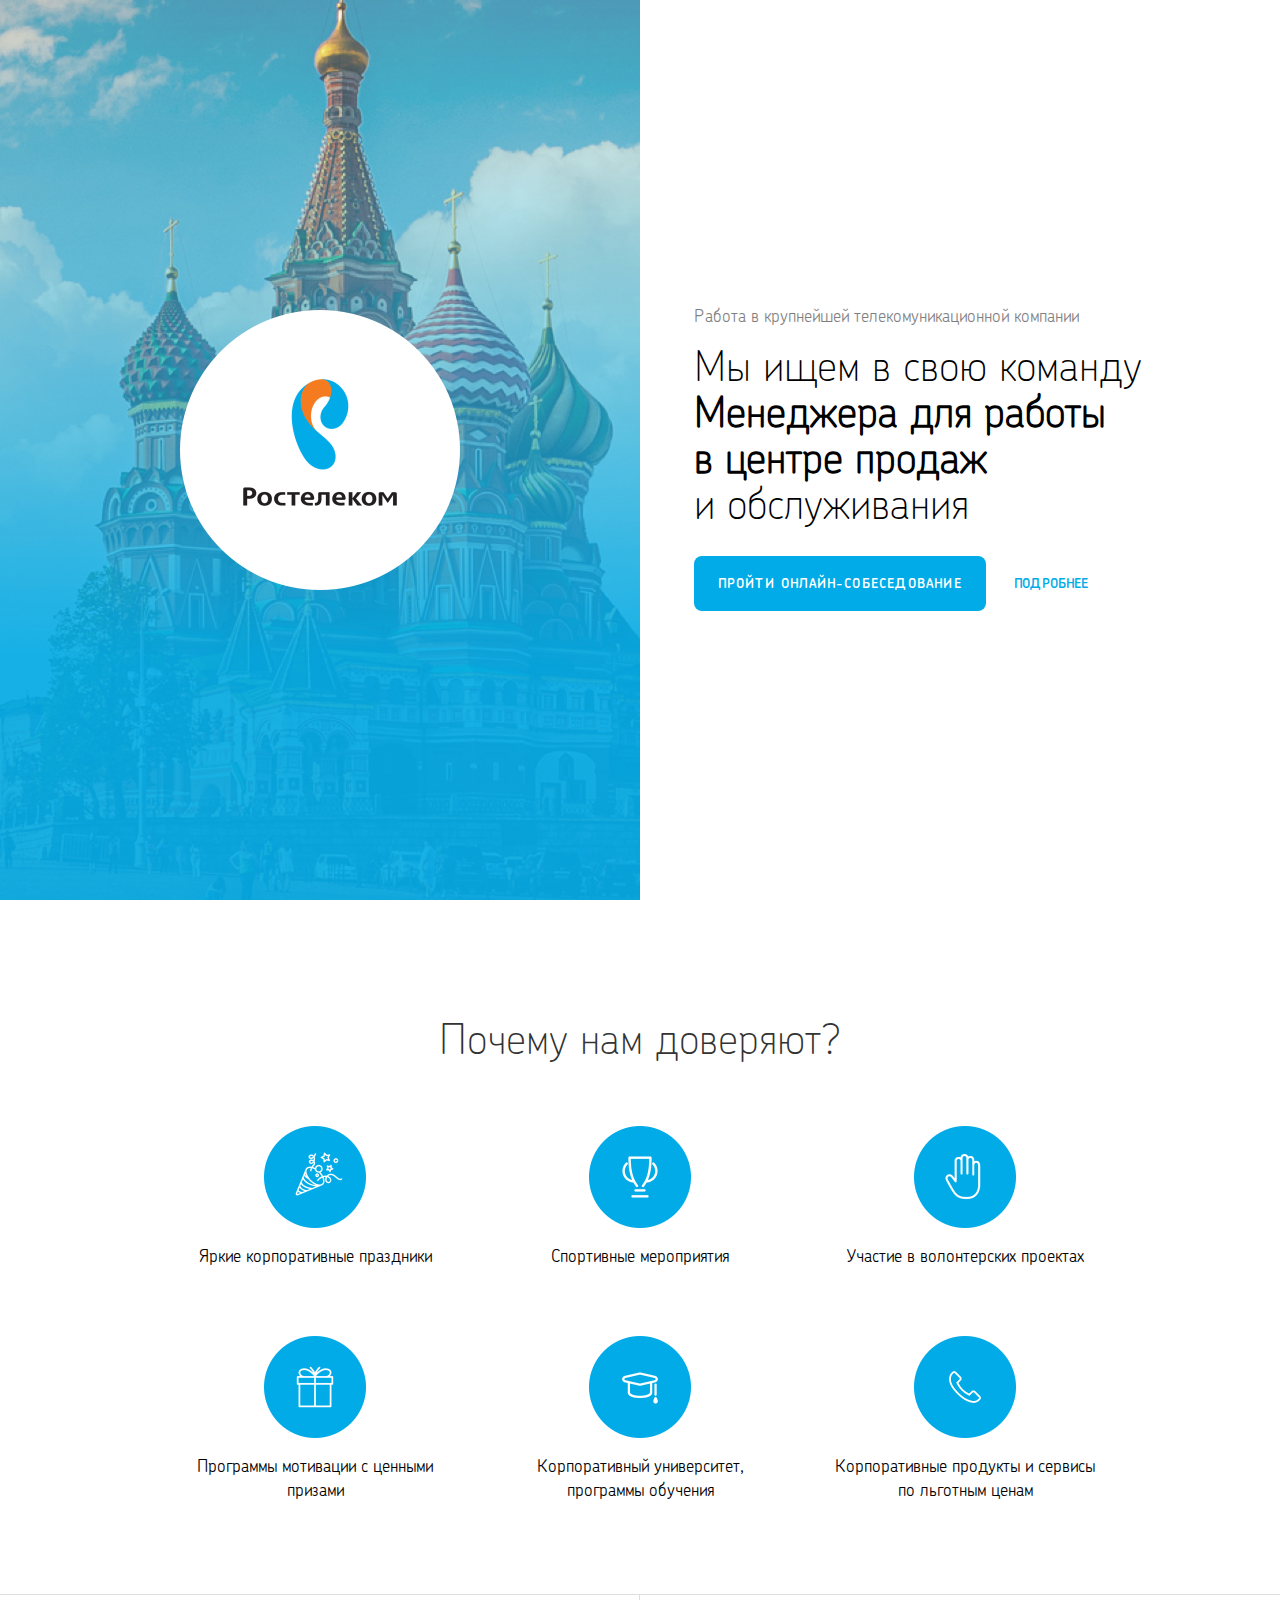
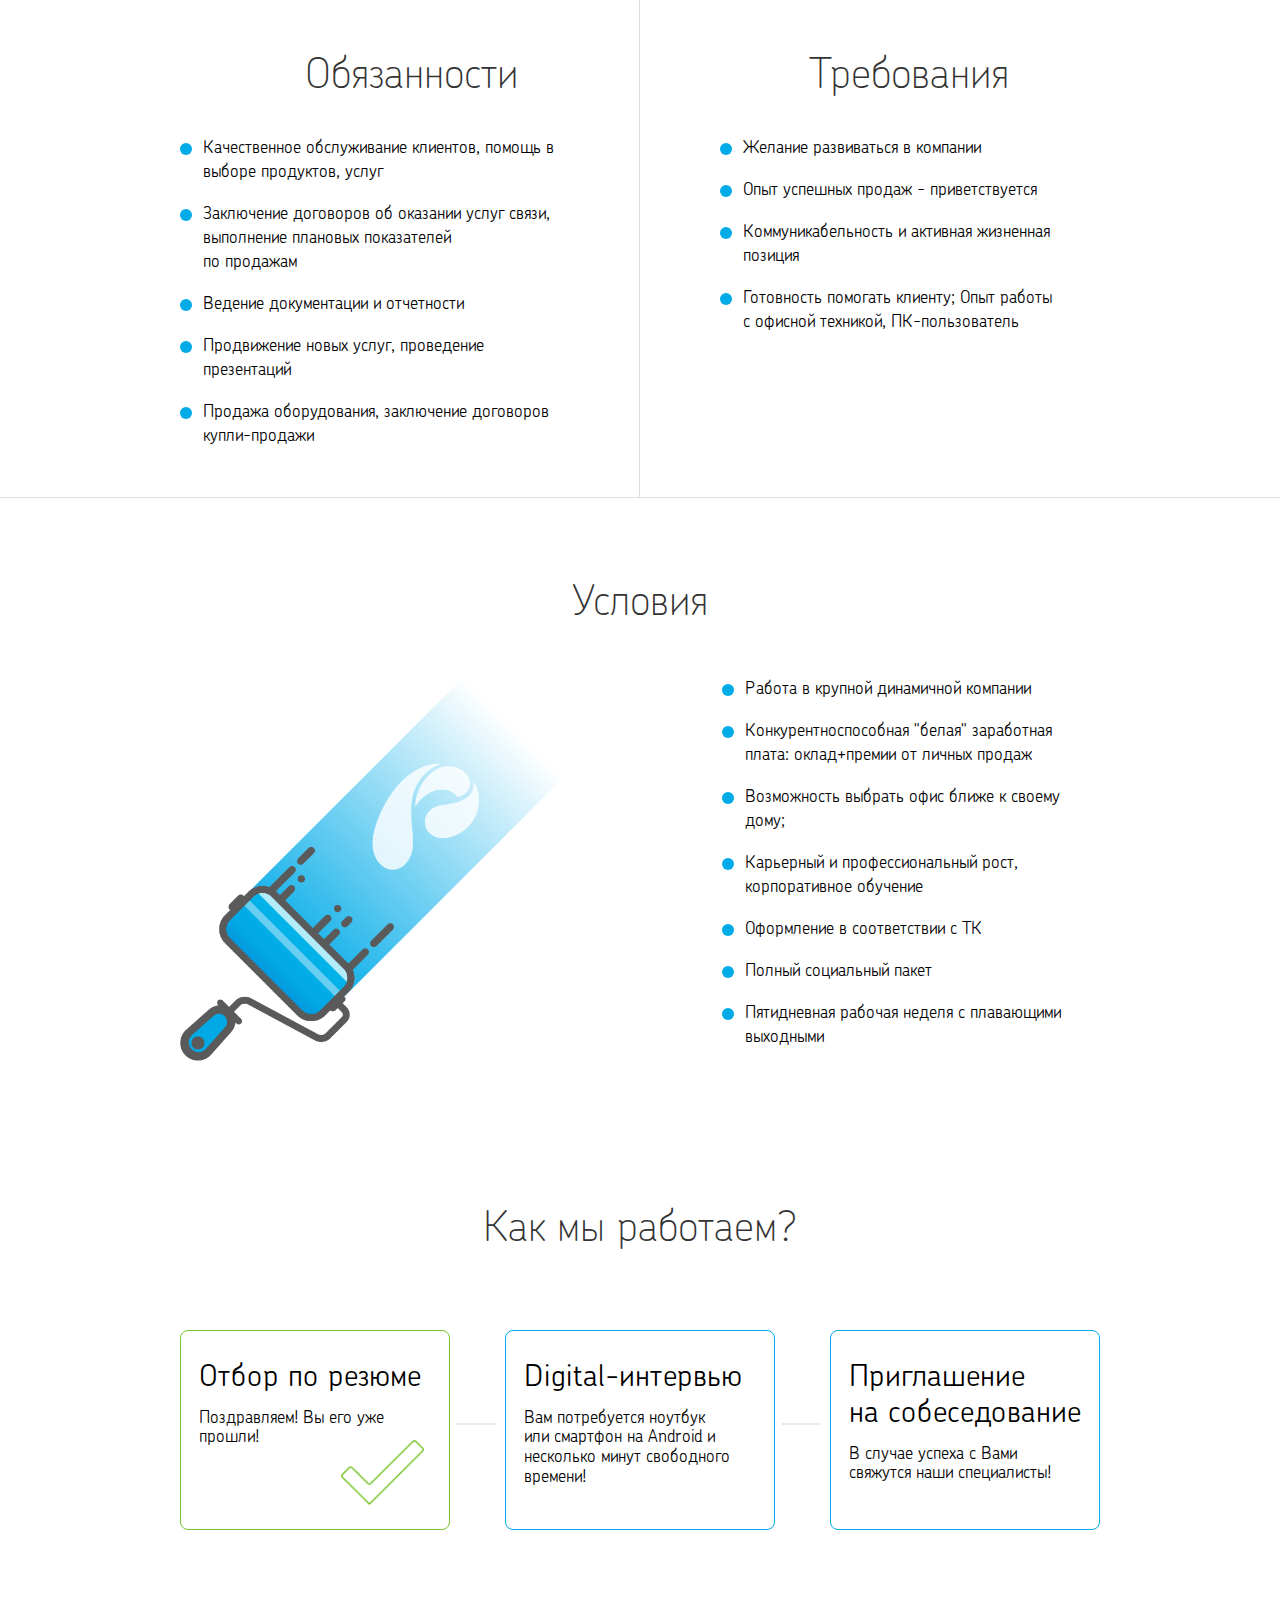
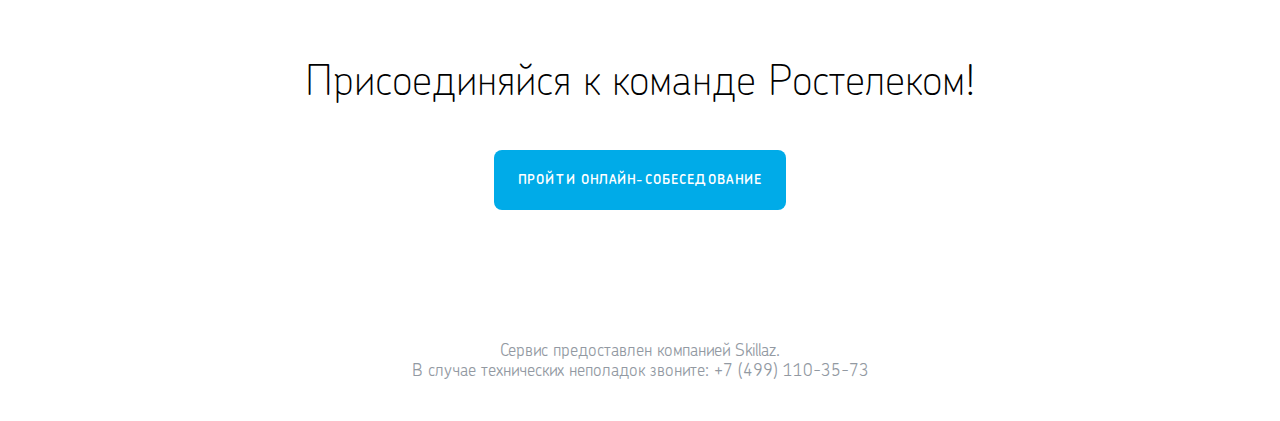
<file: index.html>
<!DOCTYPE html>
<html lang="ru">
<head>
  <meta charset="UTF-8">
  <meta http-equiv="Content-Type" content="text/html; charset=utf-8">
  <meta name="viewport" content="width=device-width">
  <meta name="viewport" content="width=device-width, initial-scale=1, maximum-scale=1, user-scalable=no">
  <title>Job vacancy</title>
  <link rel="stylesheet" href="css/normalize.css">
  <link rel="stylesheet" href="css/style.css">
  <script src="https://code.jquery.com/jquery-3.2.1.min.js" integrity="sha256-hwg4gsxgFZhOsEEamdOYGBf13FyQuiTwlAQgxVSNgt4=" crossorigin="anonymous"></script>
</head>
<body>
  <header class="page-header">
   <div class="page-header__bg">
     <div class="page-header__logo">
     </div>
       <div class="page-header__text-phone">
         <div class="page-header__text-min">
           Работа в крупнейшей телекомуникационной компании
         </div>
         <div class="page-header__text-title">
           Мы ищем в свою команду
           <span class="page-header__text-title-bold">Менеджера для работы<br> в центре продаж </span><br>и
           обслуживания
         </div>
         <div class="page-header__text-management">
           <a class="btn page-header__text-management-btn" href="#">ПРОЙТИ ОНЛАЙН-СОБЕСЕДОВАНИЕ</a>
           <a class="page-header__text-management-detail" href="#">ПОДРОБНЕЕ</a>
         </div>
     </div>
   </div>
  <div class="page-header__text">
    <div class="page-header__text-min">
      Работа в крупнейшей телекомуникационной компании
    </div>
    <div class="page-header__text-title">
      Мы ищем в свою команду
      <span class="page-header__text-title-bold">Менеджера для работы<br> в центре продаж </span><br>и
      обслуживания
    </div>
    <div class="page-header__text-management">
      <a class="btn page-header__text-management-btn" href="#">ПРОЙТИ ОНЛАЙН-СОБЕСЕДОВАНИЕ</a>
      <a class="page-header__text-management-detail" href="#">ПОДРОБНЕЕ</a>
    </div>
  </div>
  </header>
  <main class="main">
    <div class="features container">
      <div class="features__title">
        Почему нам доверяют?
      </div>
      <div class="features__items">
        <div class="features__item">
          <div class="item-icon item-icon--1">
          </div>
          <div class="item-text">
          Яркие корпоративные праздники
          </div>
        </div>
        <div class="features__item">
          <div class="item-icon item-icon--2">
          </div>
          <div class="item-text">
          Спортивные мероприятия
          </div>
        </div>
        <div class="features__item">
          <div class="item-icon item-icon--3">
          </div>
          <div class="item-text">
          Участие в волонтерских проектах
          </div>
        </div>
        <div class="features__item">
          <div class="item-icon item-icon--4">
          </div>
          <div class="item-text">
          Программы мотивации с ценными призами
          </div>
        </div>
        <div class="features__item">
          <div class="item-icon item-icon--5">
            </div>
            <div class="item-text">
            Корпоративный университет, программы обучения
          </div>
          </div>
        <div class="features__item">
          <div class="item-icon item-icon--6">
          </div>
          <div class="item-text">
          Корпоративные продукты и сервисы по льготным ценам
          </div>
        </div>
      </div>
    </div>
      <div class="responsibility-requirement">
       <div class="responsibility-requirement-container container">
        <div class="responsibility">
          <div class="responsibility__title">
            Обязанности
          </div>
          <ul class="responsibility__list">
            <li class="responsibility__item"><span></span>
            Качественное обслуживание клиентов, помощь в выборе продуктов, услуг
            </li>
            <li class="responsibility__item"><span></span>
            Заключение договоров об оказании услуг связи, выполнение плановых показателей<br> по продажам
            </li>
            <li class="responsibility__item"><span></span>
            Ведение документации и отчетности
            </li>
            <li class="responsibility__item"><span></span>
            Продвижение новых услуг, проведение презентаций
            </li>
            <li class="responsibility__item"><span></span>
            Продажа оборудования, заключение договоров купли-продажи
            </li>
          </ul>
        </div>
        <div class="requirement">
         <div class="requirement__title">
          Требования
         </div>
          <ul class="requirement__list">
            <li class="requirement__item"><span></span>
            Желание развиваться в компании
            </li>
            <li class="requirement__item"><span></span>
            Опыт успешных продаж - приветствуется
            </li>
            <li class="requirement__item"><span></span>
            Коммуникабельность и активная жизненная позиция
            </li>
            <li class="requirement__item"><span></span>
            Готовность помогать клиенту; Опыт работы<br> с офисной техникой, ПК-пользователь
            </li>
          </ul>
        </div>
       </div>
      </div>
      <div class="condition">
       <div class="condition__container container">
        <div class="condition__title">
          Условия
        </div>
        <div class="condition__icon"></div>
         <ul class="condition__list">
           <li class="condition__item"><span></span>
           Работа в крупной динамичной компании
           </li>
           <li class="condition__item"><span></span>
           Конкурентноспособная "белая" заработная плата: оклад+премии от личных продаж
           </li>
           <li class="condition__item"><span></span>
           Возможность выбрать офис ближе к своему дому;
           </li>
           <li class="condition__item"><span></span>
           Карьерный и профессиональный рост, корпоративное обучение
           </li>
           <li class="condition__item"><span></span>
           Оформление в соответствии с ТК
           </li>
           <li class="condition__item"><span></span>
           Полный социальный пакет
           </li>
           <li class="condition__item"><span></span>
           Пятидневная рабочая неделя с плавающими выходными
           </li>
         </ul>
        </div>
      </div>
      <div class="how-work container">
        <div class="how-work__title">
          Как мы работаем?
        </div>
        <div class="how-work__items">
          <div class="how-work__item how-work__item--ok">
            <div class="how-work__item-title">
              Отбор по резюме
            </div>
            <div class="how-work__item-text">
              Поздравляем! Вы его уже прошли!
            </div>
          </div>
          <div class="how-work__item">
            <div class="how-work__item-title">
              Digital-интервью
            </div>
            <div class="how-work__item-text">
              Вам потребуется ноутбук<br> или смартфон на Android и несколько минут свободного времени!
            </div>
          </div>
          <div class="how-work__item">
            <div class="how-work__item-title">
              Приглашение<br> на собеседование
            </div>
            <div class="how-work__item-text">
              В случае успеха с Вами свяжутся наши специалисты!
            </div>
          </div>
        </div>
      </div>
      <div class="join container">
        <div class="join__title">
          Присоединяйся к команде Ростелеком!
        </div>
        <a class="btn join__btn" href="">
          ПРОЙТИ ОНЛАЙН-СОБЕСЕДОВАНИЕ
        </a>
      </div>
  </main>
  <footer class="info container">
  <div class="info__text">
    Сервис предоставлен компанией Skillaz.<br>
    В случае технических неполадок звоните:<br class="info-br"> +7 (499) 110-35-73
  </div>
  </footer>
  <div class="top-line">
    <div class="top-line__container">
      <div class="top-line__logo"></div>
      <div class="top-line__text">
        Менеджер для работы в центре продаж
      </div>
      <a href="#" class="btn top-line__btn">
        ПРОЙТИ ОНЛАЙН-СОБЕСЕДОВАНИЕ
      </a>
    </div>
  </div>
  <script>
    $(document).ready(function () {
      $(window).on("scroll", function () {
        var fromTop = $("body").scrollTop()
        $('.top-line').toggleClass("sticky", (fromTop > $('.page-header').height()))
      })
    })
  </script>
</body>
</html>
</file>
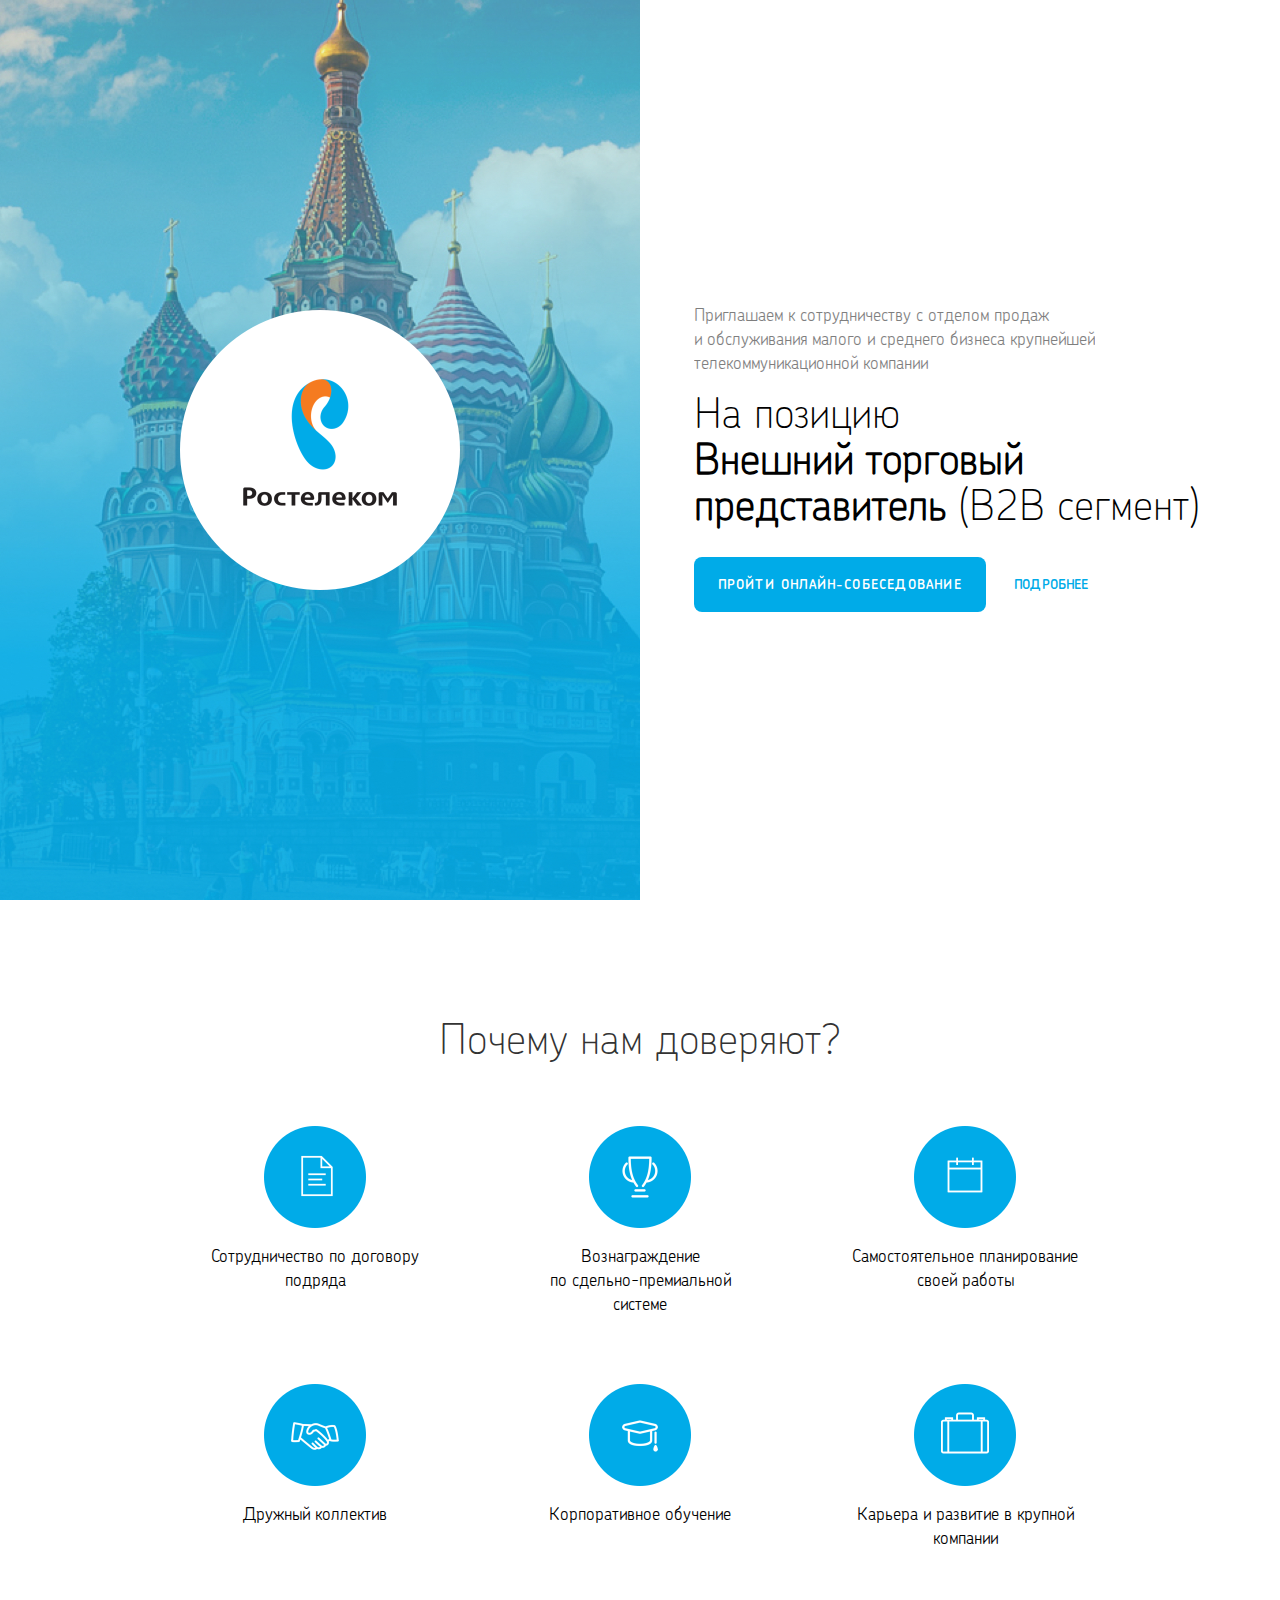
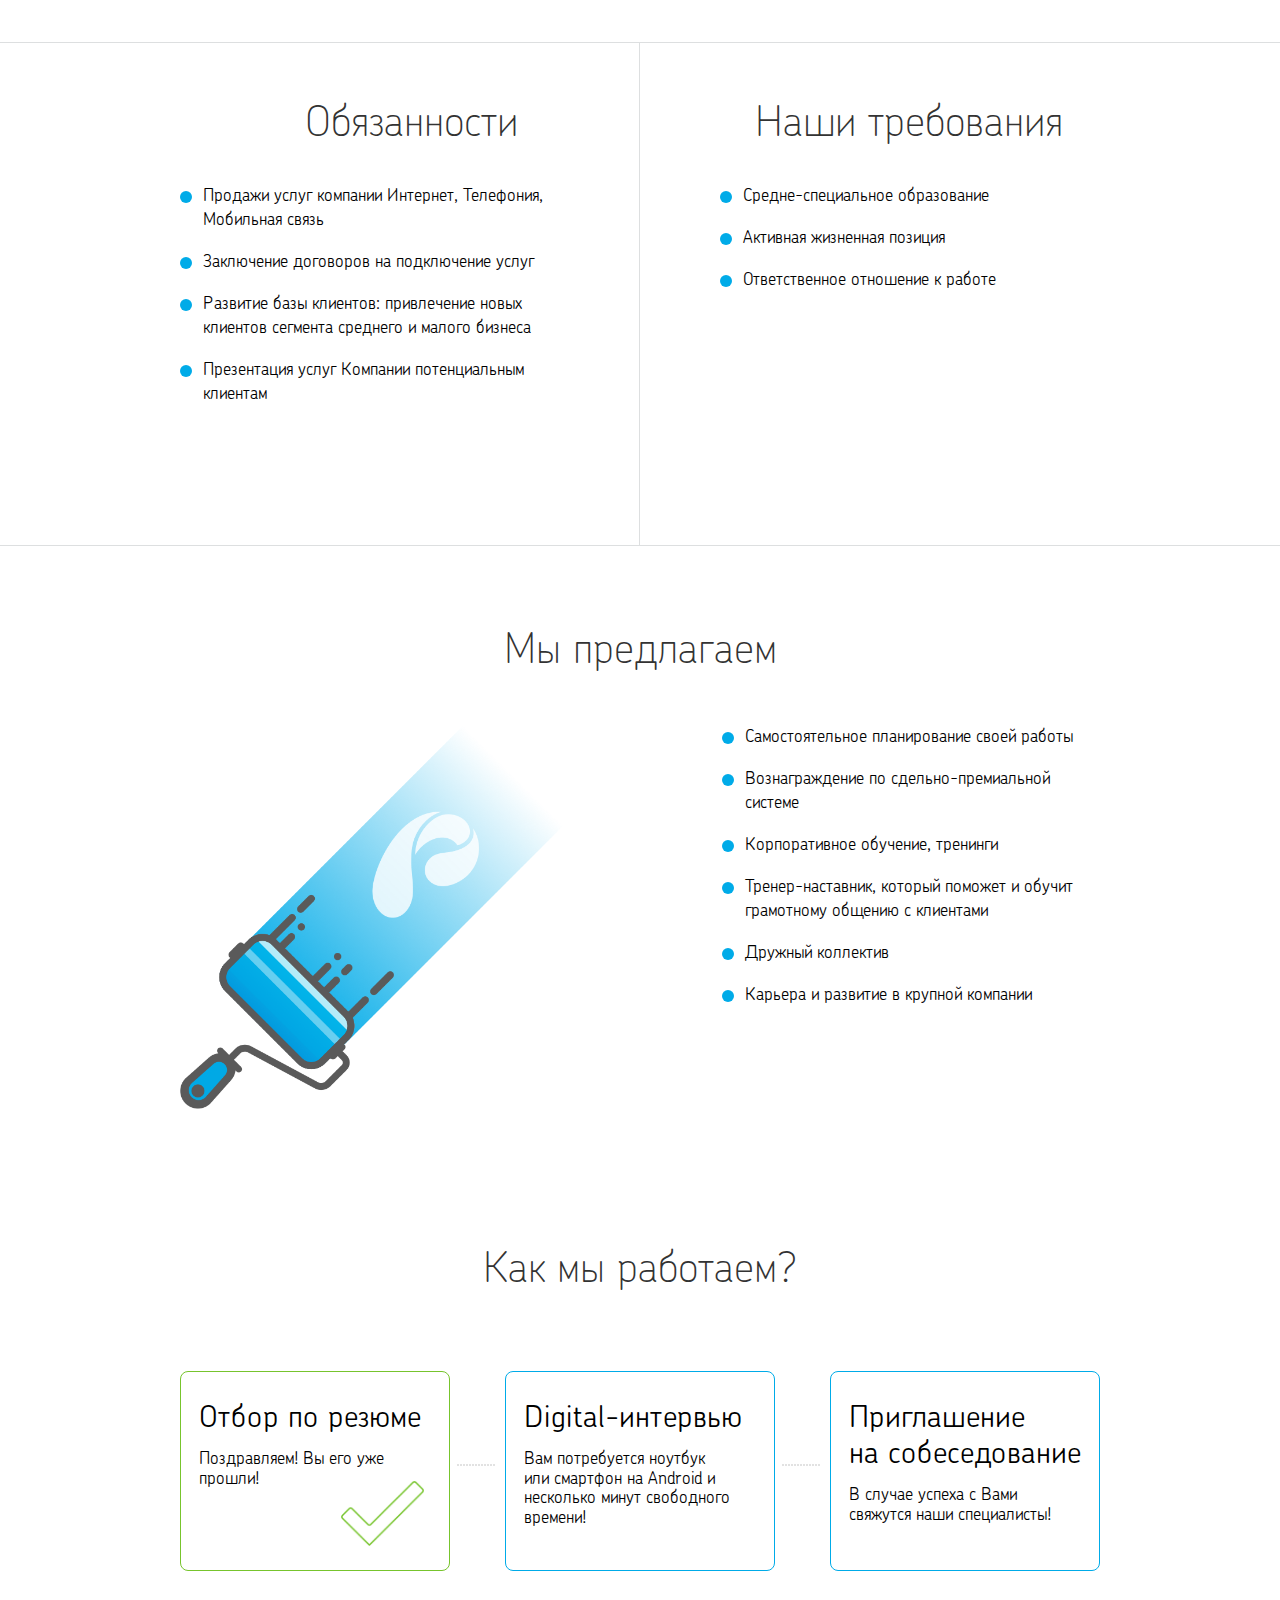
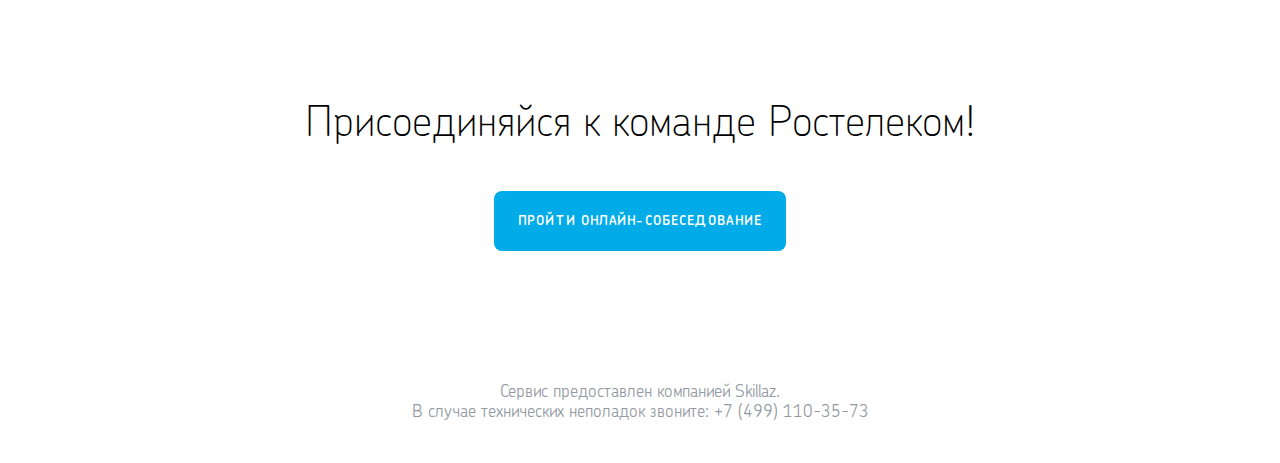
<file: index-2.html>
<!DOCTYPE html>
<html lang="ru">
<head>
  <meta charset="UTF-8">
  <meta http-equiv="Content-Type" content="text/html; charset=utf-8">
  <meta name="viewport" content="width=device-width">
  <meta name="viewport" content="width=device-width, initial-scale=1, maximum-scale=1, user-scalable=no">
  <title>Job vacancy</title>
  <link rel="stylesheet" href="css/normalize.css">
  <link rel="stylesheet" href="css/style.css">
  <script src="https://code.jquery.com/jquery-3.2.1.min.js" integrity="sha256-hwg4gsxgFZhOsEEamdOYGBf13FyQuiTwlAQgxVSNgt4=" crossorigin="anonymous"></script>
</head>
<body>
  <header class="page-header">
   <div class="page-header__bg">
     <div class="page-header__logo">
     </div>
       <div class="page-header__text-phone">
         <div class="page-header__text-min">
           Приглашаем к сотрудничеству с отделом продаж и обслуживания малого и среднего бизнеса крупнейшей телекоммуникационной компании
         </div>
         <div class="page-header__text-title">
           На позицию<br>
           <span class="page-header__text-title-bold">Внешний торговый<br> представитель </span>
           (В2В сегмент)
         </div>
         <div class="page-header__text-management">
           <a class="btn page-header__text-management-btn" href="#">ПРОЙТИ ОНЛАЙН-СОБЕСЕДОВАНИЕ</a>
           <a class="page-header__text-management-detail" href="#">ПОДРОБНЕЕ</a>
         </div>
     </div>
   </div>
  <div class="page-header__text">
   <div class="page-header__text-min">
           Приглашаем к сотрудничеству с отделом продаж<br> и обслуживания малого и среднего бизнеса крупнейшей телекоммуникационной компании
         </div>
         <div class="page-header__text-title">
           На позицию<br>
           <span class="page-header__text-title-bold">Внешний торговый представитель </span>
           (В2В сегмент)
         </div>
    <div class="page-header__text-management">
      <a class="btn page-header__text-management-btn" href="#">ПРОЙТИ ОНЛАЙН-СОБЕСЕДОВАНИЕ</a>
      <a class="page-header__text-management-detail" href="#">ПОДРОБНЕЕ</a>
    </div>
  </div>
  </header>
  <main class="main">
    <div class="features container">
      <div class="features__title">
        Почему нам доверяют?
      </div>
      <div class="features__items">
        <div class="features__item">
          <div class="item-icon item-icon--7">
          </div>
          <div class="item-text">
            Сотрудничество по договору подряда
          </div>
        </div>
        <div class="features__item">
          <div class="item-icon item-icon--8">
          </div>
          <div class="item-text">
            Вознаграждение<br> по сдельно-премиальной<br> системе
          </div>
        </div>
        <div class="features__item">
          <div class="item-icon item-icon--9">
          </div>
          <div class="item-text">
            Самостоятельное планирование своей работы
          </div>
        </div>
        <div class="features__item">
          <div class="item-icon item-icon--10">
          </div>
          <div class="item-text">
            Дружный коллектив
          </div>
        </div>
        <div class="features__item">
          <div class="item-icon item-icon--11">
            </div>
            <div class="item-text">
              Корпоративное обучение
          </div>
          </div>
        <div class="features__item">
          <div class="item-icon item-icon--12">
          </div>
          <div class="item-text">
            Карьера и развитие в крупной компании
          </div>
        </div>
      </div>
    </div>
      <div class="responsibility-requirement">
       <div class="responsibility-requirement-container container">
        <div class="responsibility">
          <div class="responsibility__title">
            Обязанности
          </div>
          <ul class="responsibility__list">
            <li class="responsibility__item"><span></span>
            Продажи услуг компании Интернет, Телефония, Мобильная связь
            </li>
            <li class="responsibility__item"><span></span>
            Заключение договоров на подключение услуг
            </li>
            <li class="responsibility__item"><span></span>
            Развитие базы клиентов: привлечение новых клиентов сегмента среднего и малого бизнеса
            </li>
            <li class="responsibility__item"><span></span>
            Презентация услуг Компании потенциальным клиентам
            </li>
          </ul>
        </div>
        <div class="requirement">
         <div class="requirement__title">
          Наши требования
         </div>
          <ul class="requirement__list">
            <li class="requirement__item"><span></span>
            Средне-специальное образование
            </li>
            <li class="requirement__item"><span></span>
            Активная жизненная позиция
            </li>
            <li class="requirement__item"><span></span>
            Ответственное отношение к работе
            </li>
          </ul>
        </div>
       </div>
      </div>
      <div class="condition">
        <div class="condition__container container">
          <div class="condition__title">
            Мы предлагаем
          </div>
          <div class="condition__icon"></div>
          <ul class="condition__list">
            <li class="condition__item"><span></span>
            Самостоятельное планирование своей работы
            </li>
            <li class="condition__item"><span></span>
            Вознаграждение по сдельно-премиальной системе
            </li>
            <li class="condition__item"><span></span>
            Корпоративное обучение, тренинги
            </li>
            <li class="condition__item"><span></span>
            Тренер-наставник, который поможет и обучит грамотному общению с клиентами
            </li>
            <li class="condition__item"><span></span>
            Дружный коллектив
            </li>
            <li class="condition__item"><span></span>
            Карьера и развитие в крупной компании
            </li>
          </ul>
        </div>
      </div>
      <div class="how-work container">
        <div class="how-work__title">
          Как мы работаем?
        </div>
        <div class="how-work__items">
          <div class="how-work__item how-work__item--ok">
            <div class="how-work__item-title">
              Отбор по резюме
            </div>
            <div class="how-work__item-text">
              Поздравляем! Вы его уже прошли!
            </div>
          </div>
          <div class="how-work__item">
            <div class="how-work__item-title">
              Digital-интервью
            </div>
            <div class="how-work__item-text">
              Вам потребуется ноутбук<br> или смартфон на Android и несколько минут свободного времени!
            </div>
          </div>
          <div class="how-work__item">
            <div class="how-work__item-title">
              Приглашение<br> на собеседование
            </div>
            <div class="how-work__item-text">
              В случае успеха с Вами свяжутся наши специалисты!
            </div>
          </div>
        </div>
      </div>
      <div class="join container">
        <div class="join__title">
          Присоединяйся к команде Ростелеком!
        </div>
        <a class="btn join__btn" href="">
          ПРОЙТИ ОНЛАЙН-СОБЕСЕДОВАНИЕ
        </a>
      </div>
  </main>
  <footer class="info container">
  <div class="info__text">
    Сервис предоставлен компанией Skillaz.<br>
    В случае технических неполадок звоните:<br class="info-br"> +7 (499) 110-35-73
  </div>
  </footer>
  <div class="top-line">
    <div class="top-line__container">
      <div class="top-line__logo"></div>
      <div class="top-line__text">
        Внешний торговый представитель
      </div>
      <a href="#" class="btn top-line__btn">
        ПРОЙТИ ОНЛАЙН-СОБЕСЕДОВАНИЕ
      </a>
    </div>
  </div>
  <script>
    $(document).ready(function () {
      $(window).on("scroll", function () {
        var fromTop = $("body").scrollTop()
        $('.top-line').toggleClass("sticky", (fromTop > $('.page-header').height()))
      })
    })
  </script>
</body>
</html>
</file>
<file: css/style.css>
* {
  box-sizing: border-box;
  -webkit-font-smoothing: antialiased;
}

@font-face {
	font-family: 'ChevinPro-Light';
	src: url('../fonts/ChevinPro-Light.eot');
	src: url('../fonts/ChevinPro-Light.eot?#iefix') format('embedded-opentype'),
		url('../fonts/ChevinPro-Light.woff') format('woff'),
		url('../fonts/ChevinPro-Light.ttf') format('truetype');
	font-weight: 300;
	font-style: normal;
}

@font-face {
	font-family: 'ChevinPro-DemiBold';
	src: url('../fonts/ChevinPro-DemiBold.eot');
	src: url('../fonts/ChevinPro-DemiBold.eot?#iefix') format('embedded-opentype'),
		url('../fonts/ChevinPro-DemiBold.woff') format('woff'),
		url('../fonts/ChevinPro-DemiBold.ttf') format('truetype');
	font-weight: 600;
	font-style: normal;
}

@font-face {
	font-family: 'ChevinPro-Thin';
	src: url('../fonts/ChevinPro-Thin.eot');
	src: url('../fonts/ChevinPro-Thin.eot?#iefix') format('embedded-opentype'),
		url('../fonts/ChevinPro-Thin.woff') format('woff'),
		url('../fonts/ChevinPro-Thin.ttf') format('truetype');
	font-weight: 100;
	font-style: normal;
}

@font-face {
	font-family: 'ChevinPro-ExtraBold';
	src: url('../fonts/ChevinPro-ExtraBold.eot');
	src: url('../fonts/ChevinPro-ExtraBold.eot?#iefix') format('embedded-opentype'),
		url('../fonts/ChevinPro-ExtraBold.woff') format('woff'),
		url('../fonts/ChevinPro-ExtraBold.ttf') format('truetype');
	font-weight: 800;
	font-style: normal;
}

@font-face {
	font-family: 'ChevinPro-Medium';
	src: url('../fonts/ChevinPro-Medium.eot');
	src: url('../fonts/ChevinPro-Medium.eot?#iefix') format('embedded-opentype'),
		url('../fonts/ChevinPro-Medium.woff') format('woff'),
		url('../fonts/ChevinPro-Medium.ttf') format('truetype');
	font-weight: 500;
	font-style: normal;
}

.page-header {
  display: flex;
  width: 100%;
  min-height: 660px;
  height: 100vh;
  margin-bottom: 120px;
}

.page-header__bg {
  display: flex;
  justify-content: center;
  align-items: center;

  width: 50%;
  background: url('../img/head_bg.jpg') no-repeat center / cover;
}

.page-header__logo {
  width: 280px;
  height: 280px;
  background: url('../img/logo.png') no-repeat center;
  background-size: contain;
  z-index: 5;
}

.page-header__text {
  width: 50%;
  padding: 0 54px;

  display: flex;
  flex-flow: column nowrap;
  justify-content: center;
}

.page-header__text-phone {
  display: none;
}

.page-header__text-min {
  margin-bottom: 18px;
  opacity: 0.5;
  font-family: 'ChevinPro-Light';
  font-size: 17px;
  line-height: 1.41;
}

.page-header__text-title {
  margin-bottom: 42px;
  font-family: 'ChevinPro-Thin';
  font-size: 42px;
  line-height: 1.1;

}

.page-header__text-title-bold {
  font-family: 'ChevinPro-Thin';
  font-weight: bold;
}

.btn {
  padding: 22px 24px 20px;
  background: #00ABE8;
  box-shadow: 0px 0px 0px #00ABE8;
  border-radius: 8px;
  text-decoration: none;
  font-family: "ChevinPro-DemiBold";
  font-size: 13px;
  line-height: 18px;
  letter-spacing: 1.1px;
  color: #FFFFFF;
  cursor: pointer;
}

.page-header__text-management-btn {
  margin-right: 24px;
}

.page-header__text-management-detail {
  font-family: 'ChevinPro-DemiBold';
  font-size: 13px;
  color: #00abe8;
  text-decoration: none;
}

@media (max-width: 1024px) {
  .page-header {
    width: 100%;
    min-height: 447px;
    padding: 0;
    margin-bottom: 54px;
  }

  .page-header__bg {
    flex-direction: column;
    align-items: center;
    width: 100%;
    min-height: 447px;
    padding: 0 4%;
    padding-top: 30px;
    background-image: url('../img/head_bg_mobile.jpg');
    background-size: cover;
  }

  .page-header__text-title br {
    display: none;
  }

  .page-header__text-title-bold {
    display: block;
  }

  .page-header__logo {
    width: 84px;
    height: 84px;
    margin-bottom: 16px;
  }

  .page-header__text {
    display: none;
  }

  .page-header__text-phone {
    display: block;
    text-align: center;
    font-family: 'ChevinPro-Thin';
    font-size: 24px;
    line-height: 1.25;
    color: #ffffff;
    text-shadow: 0 1px 1px rgba(0, 0, 0, 0.5);
  }

  .page-header__text-min {
    margin-bottom: 6px;
    font-family: 'ChevinPro-Light';
    opacity: 1;
    font-size: 17px;
    line-height: 1.41;
    color: #ffffff;
  }

  .page-header__text-title {
    font-size: 24px;
    line-height: 1.25;
    margin-bottom: 18px;
  }

  .btn {
    display: inline-block;
    background-color: #ffffff;
    color: #333333;
    text-shadow: none;
    text-align: center;
    vertical-align: middle;
    max-width: 320px;
  }

  .page-header__text-management-btn {
     margin-right: 0;
    margin-bottom: 18px;
  }

  .page-header__text-management-detail {
    display: block;
    margin-bottom: 29px;
    color: #ffffff;
  }
}

.container {
  width: 100%;
  max-width: 1040px;
  margin: 0 auto;
  padding: 0 60px;
}

.features {
  margin-bottom: 24px;
}

.features__title {
  margin: 0 auto;
  margin-bottom: 60px;
  font-family: "ChevinPro-Thin";
  width: 403px;
  height: 46px;
  font-size: 42px;
  text-align: center;
  color: #333333;
}

.features__items {
  display: flex;
  flex-wrap: wrap;
  justify-content: space-between;
}

.features__item {
  width: 270px;
  margin-bottom: 66px;
}

.item-icon {
  margin: 0 auto;
  margin-bottom: 18px;
  width: 102px;
  height: 102px;
  background-repeat: no-repeat;
  background-position: center;
  background-size: contain;
}

.item-icon--1 {
  background-image: url('../img/why-1.png');
}

.item-icon--2 {
  background-image: url('../img/why-2.png');
}

.item-icon--3 {
  background-image: url('../img/why-3.png');
}

.item-icon--4 {
  background-image: url('../img/why-4.png');
}

.item-icon--5 {
  background-image: url('../img/why-5.png');
}

.item-icon--6 {
  background-image: url('../img/why-6.png');
}

.item-icon--7 {
  background-image: url('../img/why-7.png');
}

.item-icon--8 {
  background-image: url('../img/why-8.png');
}

.item-icon--9 {
  background-image: url('../img/why-9.png');
}

.item-icon--10 {
  background-image: url('../img/why-10.png');
}

.item-icon--11 {
  background-image: url('../img/why-11.png');
}

.item-icon--12 {
  background-image: url('../img/why-12.png');
}

.item-text {
  text-align: center;
  font-family: "ChevinPro-Light";
  font-size: 17px;
  line-height: 1.41;
}

@media (max-width: 768px) {
  .container {
    width: 100%;
    padding: 0 4%;
  }

  .features {
    width: 100%
  }

  .features__title {
    width: 100%;
    margin-bottom: 48px;
    font-family: "ChevinPro-Light";
    font-size: 24px;
    line-height: 1.25;
    text-align: center;
  }

  .features__items {
    flex-direction: column;
    align-items: center;
  }

  .features__item {
    display: flex;
    align-items: center;
    width: 100%;
    margin-bottom: 42px;
  }

  .item-icon {
    flex-shrink: 0;
    width: 60px;
    height: 60px;
    margin: 0;
    margin-right: 12px;
  }

  .item-text {
    text-align: left;
  }
}

.responsibility-requirement {
  min-height: 502px;
  margin-bottom: 84px;
  border-top: 1px solid #dddfe0;
  border-bottom: 1px solid #dddfe0;
}

.responsibility-requirement-container {
  display: flex;
}

.responsibility {
  width: 459px;
  padding-top: 60px;
  min-height:  502px;
}

.responsibility__title {
  margin-bottom: 36px;
  padding-right: 121px;
  text-align: right;
  font-family: 'ChevinPro-Thin';
  font-size: 42px;
  line-height: 1.1;
  color: #333333;
}

.responsibility__list {
  width: 377px;
  list-style: none;
  margin: 0;
  padding: 0;
}

.responsibility__item {
  position: relative;
  padding-left: 23px;
  margin-bottom: 18px;
  font-family: 'ChevinPro-Light';
  font-size: 17px;
  line-height: 1.41;
}

.responsibility__item span {
  position: absolute;
  top: 6px;
  left: 0;
  display: block;
  width: 12px;
  height: 12px;
  background-color: #00abe8;
  border-radius: 50%;
}

.requirement {
  padding-top: 60px;
  min-height:  502px;
  padding-left: 80px;
  border-left: 1px solid #dddfe0;
}

.requirement__title {
  margin-bottom: 36px;
  text-align: center;
  font-family: 'ChevinPro-Thin';
  font-size: 42px;
  line-height: 1.1;
  color: #333333;
}

.requirement__list {
  width: 377px;
  list-style: none;
  margin: 0;
  padding: 0;
}

.requirement__item {
  position: relative;
  padding-left: 23px;
  margin-bottom: 18px;
  font-family: 'ChevinPro-Light';
  font-size: 17px;
  line-height: 1.41;
}

.requirement__item span {
  position: absolute;
  top: 6px;
  left: 0;
  display: block;
  width: 12px;
  height: 12px;
  background-color: #00abe8;
  border-radius: 50%;
}

@media (max-width: 1024px) {
  .responsibility-requirement {
    min-height: auto;
    margin-bottom: 60px;
    border-top: none;
    border-bottom: none;
  }
  .responsibility-requirement-container {
    display: block;
  }

  .responsibility {
    width: 100%;
    min-height: auto;
    margin-bottom: 60px;
    padding: 0;

  }

  .responsibility__title {
    margin-bottom: 24px;
    padding: 0;
    font-family: 'ChevinPro-Light';
    font-size: 24px;
    text-align: center;
  }

  .responsibility__list {
    width: 100%;
  }

  .requirement {
    padding: 0;
    min-height:  auto;
    margin-bottom: 72px;
    border-left: none;
  }

  .requirement__title {
    margin-bottom: 24px;
    padding: 0;
    font-family: 'ChevinPro-Light';
    font-size: 24px;
    text-align: center;
  }

  .requirement__list {
    width: 100%;
  }
}

.condition {
  margin-bottom: 140px;
}

.condition__container {
  display: flex;
  flex-wrap: wrap;
  justify-content: space-between;
}

.condition__title {
  width: 100%;
  margin-bottom: 50px;
  font-family: "ChevinPro-Thin";
  text-align: center;
  font-size: 42px;
  line-height: 1.1;
  color: #333333;
}

.condition__icon {
  position: relative;
  width: 383px;
  height: 383px;
  background: url('../img/conditions.png') no-repeat center;
  background-size: cover;
}

.condition__list {
  margin: 0;
  padding: 0;
  width: 378px;
  list-style: none;
}

.condition__item {
  position: relative;
  padding-left: 23px;
  margin-bottom: 18px;
  font-family: 'ChevinPro-Light';
  font-size: 17px;
  line-height: 1.41;
}

.condition__item span {
  position: absolute;
  top: 6px;
  left: 0;
  display: block;
  width: 12px;
  height: 12px;
  background-color: #00abe8;
  border-radius: 50%;
}


@media (max-width: 900px) {
  .condition__container {
    flex-flow: column nowrap;
    align-items: center;
  }

  .condition__icon {
    margin-bottom: 24px;
  }
}

@media (max-width: 768px) {
  .condition {
    margin-bottom: 72px;
  }

  .condition__container {
    display: block;
    padding: 0;
  }

  .condition__title {
    margin-bottom: 24px;
    padding: 0;
    font-family: 'ChevinPro-Light';
    font-size: 24px;
    text-align: center;
  }

  .condition__icon {
    margin: 0 auto;
    background: url('../img/conditions-mobile.png') no-repeat center;
    background-size: contain;

    width: 100%;
    height: 46vw;
  }

  .condition__list {
    width: 100%;
    padding: 0 4%;
  }

}

.how-work {
  margin-bottom: 132px;
}

.how-work__title {
  width: 100%;
  margin-bottom: 76px;
  font-family: "ChevinPro-Thin";
  text-align: center;
  font-size: 42px;
  line-height: 1.1;
  color: #333333;
}

.how-work__items {
  display: flex;
  flex-direction: row;
  justify-content: space-between;
  flex-wrap: wrap;
}

.how-work__item {
  position: relative;
  width: 270px;
  min-height: 200px;
  padding: 0 18px;
  padding-top: 30px;
  font-family: 'ChevinPro-Light';
  border: solid 1px #00abe8;
  border-radius: 8px;
}

.how-work__item:first-child::before,
.how-work__item:nth-child(2)::before {
  content: "";
  position: absolute;
  right: -46px;
  top: 92px;
  width: 38px;
  height: 2px;
  background: url('../img/dots.png') no-repeat center;
  background-size: contain;
}

.how-work__item--ok {
  border: solid 1px #77c42d;
}

.how-work__item--ok::after {
  content: '';
  position: absolute;
  right: 24.8px;
  bottom: 24px;
  display: block;
  width: 84.3px;
  height: 65.2px;
  background: url('../img/ok.png') no-repeat center;
  background-size: contain;
}

.how-work__item-title {
  margin-bottom: 12px;
  font-size: 30px;
  line-height: 1.2;
}

.how-work__item-text {
  font-size: 17px;
}

@media (max-width: 1024px) {

  .how-work {
    margin-bottom: 22px;
  }

  .how-work__title {
    margin-bottom: 30px;
    padding: 0;
    font-family: 'ChevinPro-Light';
    font-size: 24px;
    text-align: center;
  }

  .how-work__items {
    flex-direction: column;
  }
  .how-work__item {
    margin: 0 auto;
    width: 284px;
    min-height: 156px;
    padding: 18px;
    margin-bottom: 54px;
  }

  .how-work__item:first-child::before {
    right: 122px;
    top: 180px;
    transform: rotate(90deg);
  }

  .how-work__item:nth-child(2)::before {
    right: 122px;
    top: 186px;
    transform: rotate(90deg);
  }

  .how-work__item--ok::after {
    right: 12.8px;
    bottom: 16px;
  }

  .how-work__item--ok .how-work__item-title {
    margin-bottom: 6px;
    font-size: 24px;
    line-height: 1.5;
  }
}

.join {
  margin-bottom: 132px;
  text-align: center;
}

.join__title {
  margin-bottom: 42px;
  text-align: center;
  font-family: "ChevinPro-Thin";
  font-size: 42px;
  line-height: 1.1;
}

.join__btn {
  display: inline-block;
  margin: 0 auto;
}

@media (max-width: 1024px) {
  .join {
    margin-bottom: 77px;
  }

  .join__title {
    margin-bottom: 30px;
    padding: 0;
    font-family: 'ChevinPro-Light';
    font-size: 24px;
    line-height: 1.25;
    text-align: center;
  }

  .join__btn {
    width: 100%;
    background: #00abe8;
    color: #ffffff;
  }
}

.info {
  padding-bottom: 40px;
  font-family: "ChevinPro-Light";
  font-size: 17px;
  text-align: center;
  color: #9299a2;
}

.info__text {
  width: 458px;
  margin: 0 auto;
}

.info__text .info-br {
  display: none;
}

@media (max-width: 768px) {
  .info {
    font-size: 14px;
  }

  .info__text {
    width: 100%;
  }

  .info__text .info-br {
    display: block;
  }
}

.top-line {
  z-index: 10;
  position: fixed;
  top: 0;
  width: 100%;
  background: #00abe8;

  transform: translateY(-100%);
  transition: 0.2s transform ease;
  will-change: transform;
}

.top-line.sticky {
  transform: translateY(0);
}

.top-line__container {
  display: flex;
  justify-content: space-around;
  align-items: center;
  min-height: 72px;
}

.top-line__logo {
  width: 23px;
  height: 36.28px;
  background: url('../img/logo_small.png') no-repeat center;
  background-size: contain;
}

.top-line__text {
  font-family: 'ChevinPro-Light';
  font-size: 30px;
  color: white;
}

.top-line__btn {
  padding: 18px 20px 14px;
  background: white;
  color: #333333;
}


@media (max-width: 960px) {
  .top-line {
    display: none;
  }
}
</file>
